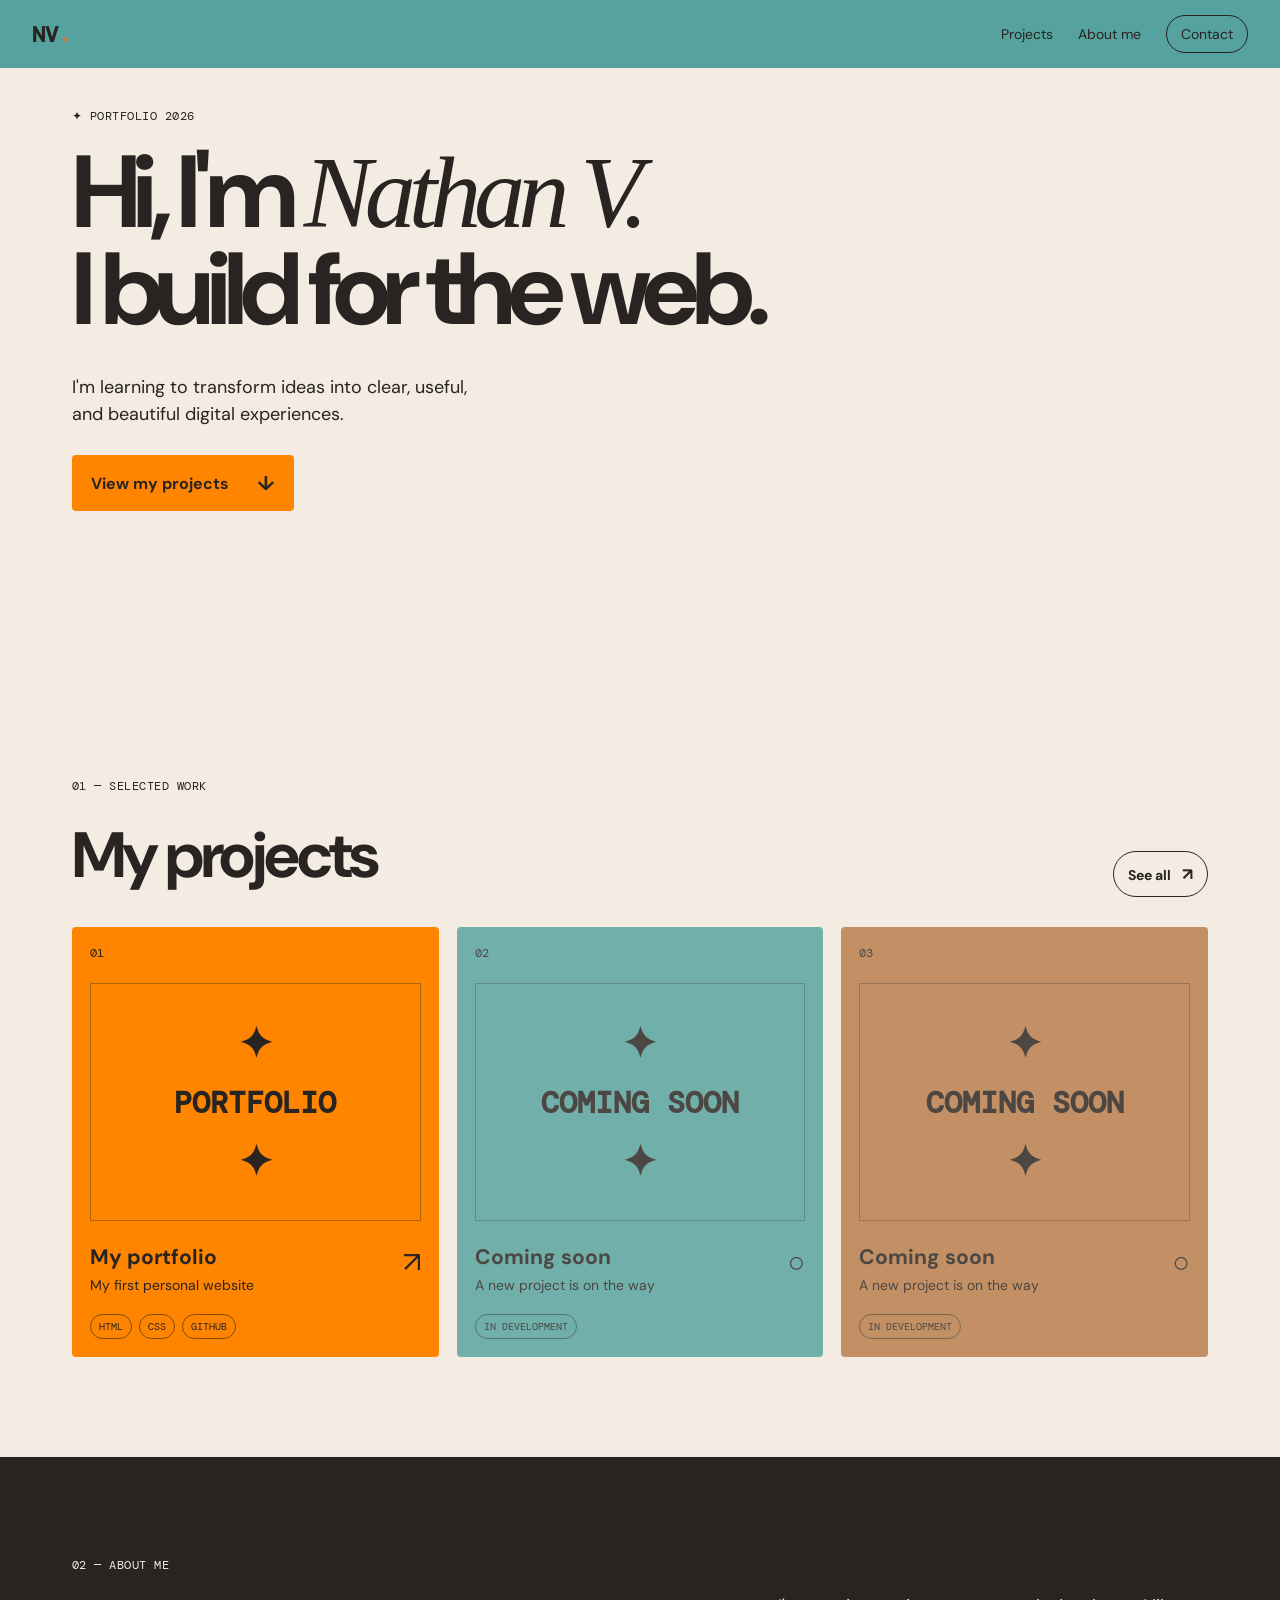
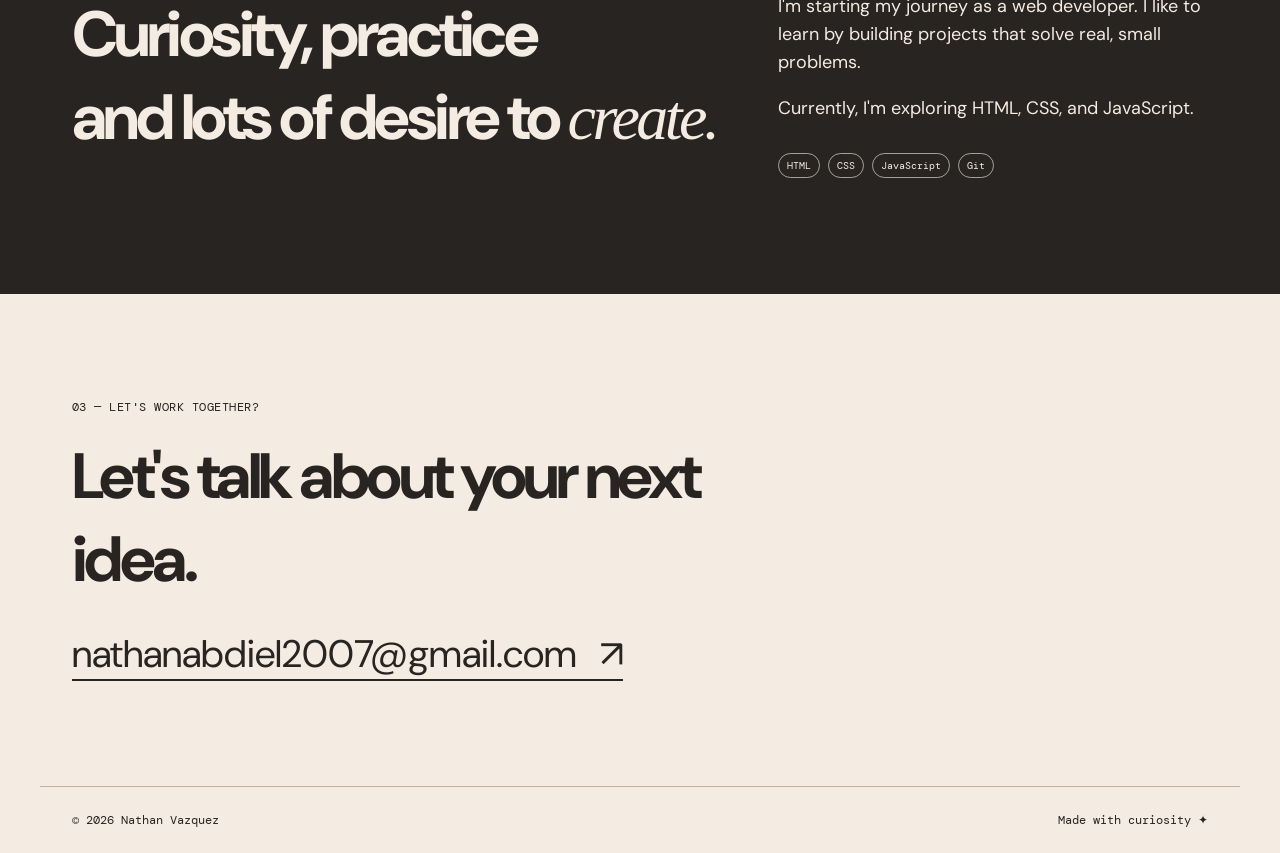
<file: index.html>
<!doctype html>
<html lang="es">
  <head>
    <meta charset="UTF-8" />
    <meta name="viewport" content="width=device-width, initial-scale=1.0" />
    <meta name="description" content="Portafolio" />
    <title>Nathan V | Portfolio</title>
    <link rel="preconnect" href="https://fonts.googleapis.com" />
    <link rel="preconnect" href="https://fonts.gstatic.com" crossorigin />
    <link href="https://fonts.googleapis.com/css2?family=DM+Mono&family=DM+Sans:wght@400;500;700&display=swap" rel="stylesheet" />
    <link rel="stylesheet" href="styles.css" />
  </head>
  <body>
    <header class="header">
      <a class="logo" href="#inicio">NV<span>.</span></a>
      <nav aria-label="Navegación principal">
        <a href="#proyectos">Projects</a>
        <a href="#sobre-mi">About me</a>
        <a class="nav-contacto" href="#contacto">Contact</a>
      </nav>
    </header>

    <main>
      <section class="hero" id="inicio">
        <p class="eyebrow">✦ PORTFOLIO 2026</p>
        <h1>Hi, I'm <em>Nathan V.</em><br />I build for the web.</h1>
        <p class="intro">I'm learning to transform ideas into clear, useful, and beautiful digital experiences.</p>
        <a class="button" href="#proyectos">View my projects <span>↓</span></a>
      </section>

      <section class="projects section" id="proyectos">
        <div class="section-title">
          <div>
            <p class="eyebrow">01 — SELECTED WORK</p>
            <h2>My projects</h2>
          </div>
          <a class="see-all" href="proyectos.html">See all <span>↗</span></a>
        </div>
        <div class="project-grid" data-project-list="recent"></div>
      </section>

      <section class="about section" id="sobre-mi">
        <p class="eyebrow">02 — ABOUT ME</p>
        <div class="about-content">
          <h2>Curiosity, practice<br />and lots of desire to <em>create.</em></h2>
          <div>
            <p>I'm starting my journey as a web developer. I like to learn by building projects that solve real, small problems.</p>
            <p>Currently, I'm exploring HTML, CSS, and JavaScript.</p>
            <ul class="skills"><li>HTML</li><li>CSS</li><li>JavaScript</li><li>Git</li></ul>
          </div>
        </div>
      </section>

      <section class="contact" id="contacto">
        <p class="eyebrow">03 — LET'S WORK TOGETHER?</p>
        <h2>Let's talk about your next idea.</h2>
        <a href="mailto:nathanabdiel2007@gmail.com">nathanabdiel2007@gmail.com <span>↗</span></a>
      </section>
    </main>

    <footer><span>© 2026 Nathan Vazquez</span><span>Made with curiosity ✦</span></footer>
    <script src="projects.js"></script>
  </body>
</html>
</file>
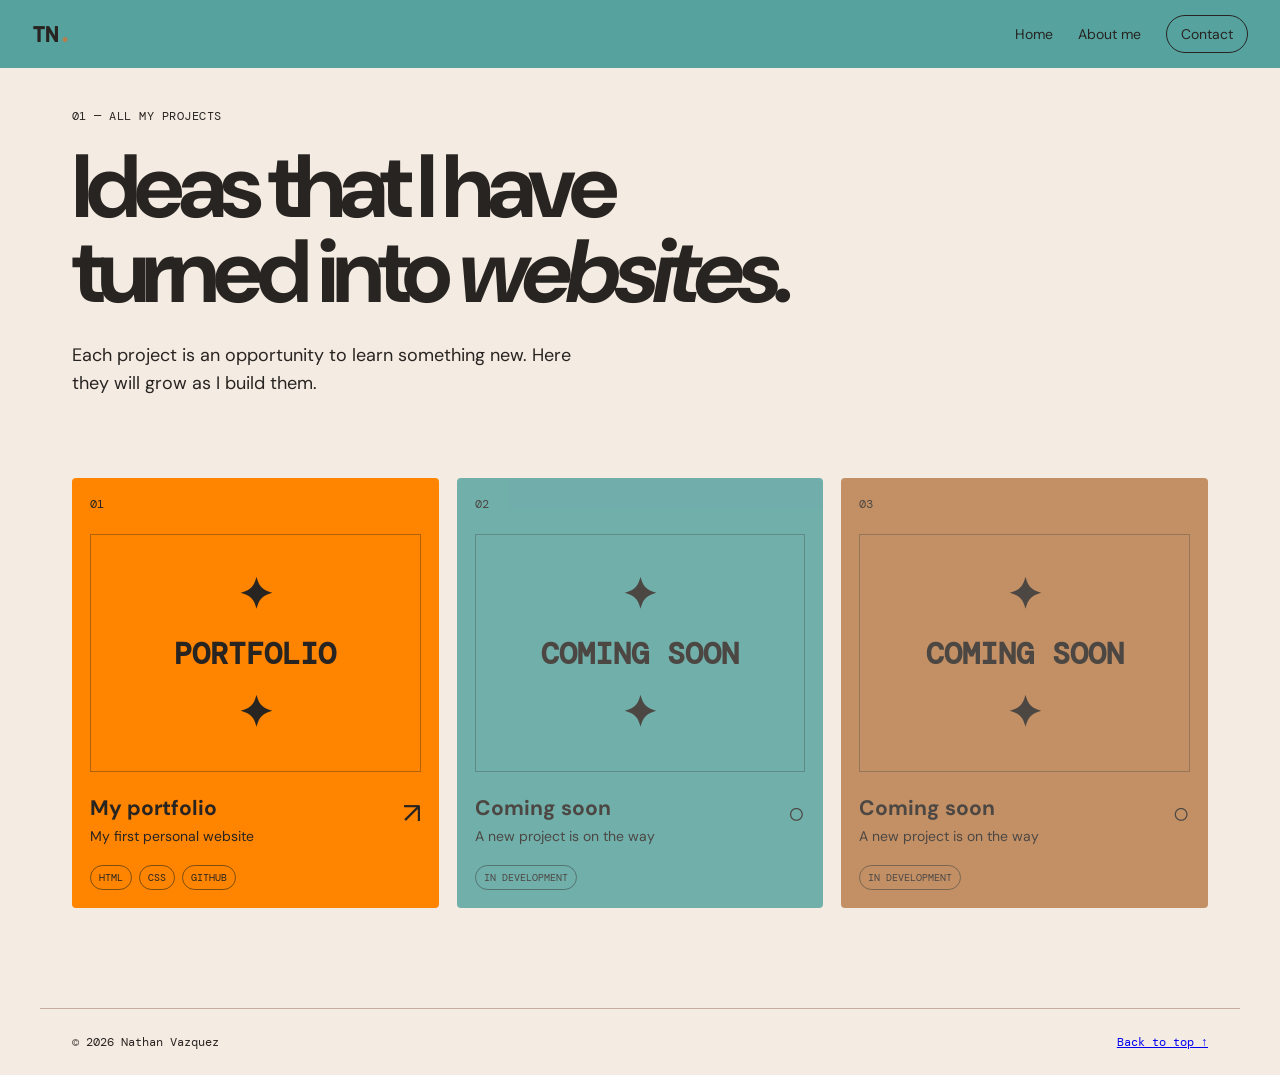
<file: proyectos.html>
<!doctype html>
<html lang="es">
  <head>
    <meta charset="UTF-8" />
    <meta name="viewport" content="width=device-width, initial-scale=1.0" />
    <meta name="description" content="Todos los proyectos de Nathan V" />
    <title>Proyectos | Nathan V</title>
    <link rel="preconnect" href="https://fonts.googleapis.com" />
    <link rel="preconnect" href="https://fonts.gstatic.com" crossorigin />
    <link href="https://fonts.googleapis.com/css2?family=DM+Mono&family=DM+Sans:wght@400;500;700&display=swap" rel="stylesheet" />
    <link rel="stylesheet" href="styles.css" />
  </head>
  <body>
    <header class="header">
      <a class="logo" href="index.html">TN<span>.</span></a>
      <nav aria-label="Navegación principal">
        <a href="index.html#inicio">Home</a>
        <a href="index.html#sobre-mi">About me</a>
        <a class="nav-contacto" href="index.html#contacto">Contact</a>
      </nav>
    </header>

    <main>
      <section class="page-hero">
        <p class="eyebrow">01 — ALL MY PROJECTS</p>
        <h1>Ideas that I have turned into <em>websites.</em></h1>
        <p>Each project is an opportunity to learn something new. Here they will grow as I build them.</p>
      </section>

      <section class="all-projects">
        <div class="project-grid" data-project-list="all"></div>
      </section>
    </main>

    <footer><span>© 2026 Nathan Vazquez</span><a href="index.html">Back to top ↑</a></footer>
    <script src="projects.js"></script>
  </body>
</html>
</file>
<file: styles.css>
:root {
  --ink:#282421;
  --paper:#f4ebe2;
  --teal-dark:#786a5f;
  --lime:#16dce2;
  --coral:#ff8500;
  --blue:#55a29f;
  --yellow:#b97d4b;
}

* {
  box-sizing:border-box;
}

html {
  scroll-behavior:smooth;
}

body {
  margin:0;
  color:var(--ink);
  background:var(--paper);
  font-family:"DM Sans",sans-serif;
}

.header {
  width:100%;
  padding:15px 32px;
  display:flex;
  justify-content:space-between;
  align-items:center;
  position: sticky;
  top:0;
  z-index:100;
  background:var(--blue);
  transition:transform 220ms ease;
}
.header.is-hidden {
  transform:translateY(-100%);
}

.logo {
  font:700 22px "DM Mono",monospace;
  color:inherit;
  text-decoration:none;
}

.logo span {
  color:var(--yellow);
}

nav {
  display:flex;
  gap:25px;
  align-items:center;
}

nav a {
  color:inherit;
  text-decoration:none;
  font-size:14px;
}

.nav-contacto {
  border:1px solid var(--ink);
  padding:9px 14px;
  border-radius:30px;
}

.hero,.section,.contact {
  max-width:1200px;
  margin:auto;
  padding-left:32px;
  padding-right:32px;
}

.hero {
  min-height:610px;
  padding-top:40px;
}

.eyebrow {
  font:12px "DM Mono",monospace;
  letter-spacing:.04em;
  margin:0 0 20px;
}

.hero h1 {
  font-size:clamp(50px,8vw,106px);
  letter-spacing:-.07em;
  line-height:.94;
  margin:0;
  max-width:900px;
}

.hero em,.about em {
  font-family:Georgia,serif;
  font-weight:400;
}
.intro {
  max-width:430px;
  line-height:1.55;
  font-size:18px;
  margin:36px 0 26px;
}

.button {
  display:inline-flex;
  gap:28px;
  align-items:center;
  text-decoration:none;
  color:var(--ink);
  background:var(--coral);
  padding:15px 19px;
  border-radius:4px;
  font-weight:700;
}
.button span {
  font-size:20px;
}

.section {
  padding-top:100px;
  padding-bottom:100px;
}
.section-title {
  display:flex;
  justify-content:space-between;
  align-items:end;
  margin-bottom:30px;
}
.see-all {
  padding:11px 14px;
  color:var(--ink);
  border:1px solid var(--ink);
  border-radius:30px;
  font-size:14px;
  font-weight:700;
  text-decoration:none;
}
.see-all span {
  margin-left:8px;
  font-size:17px;
}
.section h2,.contact h2 {
  font-size:clamp(35px,5vw,65px);
  letter-spacing:-.055em;
  margin:0;
}

.project-grid {
  display:grid;
  grid-template-columns:repeat(3,1fr);
  gap:18px;
}
.project-card {
  position:relative;
  border-radius:4px;
  padding:18px;
  min-height:430px;
  display:flex;
  flex-direction:column;
  transition:transform 180ms ease, box-shadow 180ms ease;
}
.project-card-link {
  display:block;
  color:inherit;
  text-decoration:none;
}
@media (hover:hover) {
  .project-card:not(.is-coming-soon):hover {
    z-index:1;
    box-shadow:0 12px 24px rgba(24,32,29,.16);
    transform:scale(1.025);
  }
}
.project-card.is-coming-soon {
  opacity:.82;
}
.coral {
  background:var(--coral);
}
.blue {
  background:var(--blue);
}
.yellow {
  background:var(--yellow);
}
.project-number {
  font:12px "DM Mono",monospace;
}
.project-art {
  flex:1;
  margin:22px 0;
  border:1px solid rgba(24,32,29,.35);
  display:flex;
  align-items:center;
  justify-content:center;
}
.project-info {
  display:flex;
  justify-content:space-between;
  gap:10px;
}
.project-info h3 {
  font-size:21px;
  margin:0;
}
.project-info p {
  font-size:14px;
  margin:5px 0 0;
}
.project-info a,
.project-link-icon {
  color:inherit;
  text-decoration:none;
  font-size:29px;
}
.tags {
  display:flex;
  gap:7px;
  margin-top:20px;
}
.tags span,.skills li {
  border:1px solid rgba(24,32,29,.55);
  border-radius:99px;
  padding:5px 8px;
  font:10px "DM Mono",monospace;
  list-style:none;
}

.art-notes {
  font:700 30px "DM Mono",monospace;
  flex-direction:column;
  gap:12px;
}
.art-notes span:first-child,.art-notes span:last-child {
  font-size:42px;
}
.art-weather {
  position:relative;
  justify-content:flex-start;
  padding:22px;
}
.art-weather span {
  font-size:72px;
  letter-spacing:-.09em;
}
.art-weather small {
  position:absolute;
  bottom:22px;
  line-height:1.4;
  font:11px "DM Mono",monospace;
}
.art-weather i {
  position:absolute;
  right:20px;
  top:20px;
  font-size:35px;
  font-style:normal;
}
.art-tasks {
  background:#faeee2;
  margin:22px 10px;
  padding:18px;
  display:block;
  box-shadow:7px 7px 0 rgba(24,32,29,.18);
  transform:rotate(-3deg);
}
.art-tasks span {
  font:700 32px Georgia,serif;
}
.art-tasks div {
  margin-top:20px;
  line-height:2;
  font-size:13px;
}

.about {
  background:var(--ink);
  color:var(--paper);
  max-width:none;
  padding-left:max(32px, calc((100% - 1136px)/2));
  padding-right:max(32px, calc((100% - 1136px)/2));
}
.about-content {
  display:grid;
  grid-template-columns:1.2fr .8fr;
  gap:60px;
}
.about-content p {
  font-size:18px;
  line-height:1.55;
  margin-top:0;
}
.skills {
  padding:0;
  display:flex;
  flex-wrap:wrap;
  gap:8px;
  margin-top:30px;
}
.skills li {
  border-color:rgba(247,244,237,.6);
}

.contact {
  padding-top:105px;
  padding-bottom:105px;
}
.contact h2 {
  max-width:720px;
}
.contact > a {
  color:inherit;
  font-size:clamp(24px,3vw,39px);
  text-decoration:none;
  display:inline-block;
  margin-top:28px;
  border-bottom:2px solid;
}
.contact > a span {
  margin-left:15px;
}
.page-hero {
  max-width:1200px;
  margin:auto;
  padding:40px 32px;
}
.page-hero h1 {
  max-width:750px;
  margin:0;
  font-size:clamp(48px,7vw,90px);
  line-height:.95;
  letter-spacing:-.07em;
}
.page-hero p:last-child {
  max-width:500px;
  margin:28px 0 0;
  font-size:18px;
  line-height:1.55;
}
.all-projects {
  max-width:1200px;
  margin:auto;
  padding:40px 32px 100px;
}
footer {
  max-width:1200px;
  padding:25px 32px;
  margin:auto;
  display:flex;
  justify-content:space-between;
  border-top:1px solid #c9aca0;
  font:12px "DM Mono",monospace;
}

@media (max-width:700px) {
  .header {
    padding:12px 20px;
  }
  .logo {
    font-size:21px;
  }
  nav {
    gap:14px;
  }
  .nav-contacto {
    padding:7px 11px;
    font-size:13px;
  }
  nav a:not(.nav-contacto) {
    display:none;
  }
  .section-title {
    gap:18px;
    align-items:flex-start;
    flex-direction:column;
  }
  .hero,.section,.contact {
    padding-left:20px;
    padding-right:20px;
  }
  .page-hero,
  .all-projects {
    padding-right:20px;
    padding-left:20px;
  }
  .page-hero {
    padding-top:30px;
  }
  .hero {
    min-height:560px;
    padding-top:30px;
  }
  .project-grid,.about-content {
    grid-template-columns:1fr;
  }
  .project-card {
    min-height:360px;
  }
  .section {
    padding-top:70px;
    padding-bottom:70px;
  }
  .about {
    padding-left:20px;
    padding-right:20px;
  }
  .about-content {
    gap:30px;
  }
  footer {
    padding:20px;
  }
  .contact {
    padding-top:75px;
    padding-bottom:75px;
  }
  .contact > a {
    max-width:100%;
    font-size:clamp(15px,5vw,20px);
    overflow-wrap:anywhere;
  }

}
</file>
